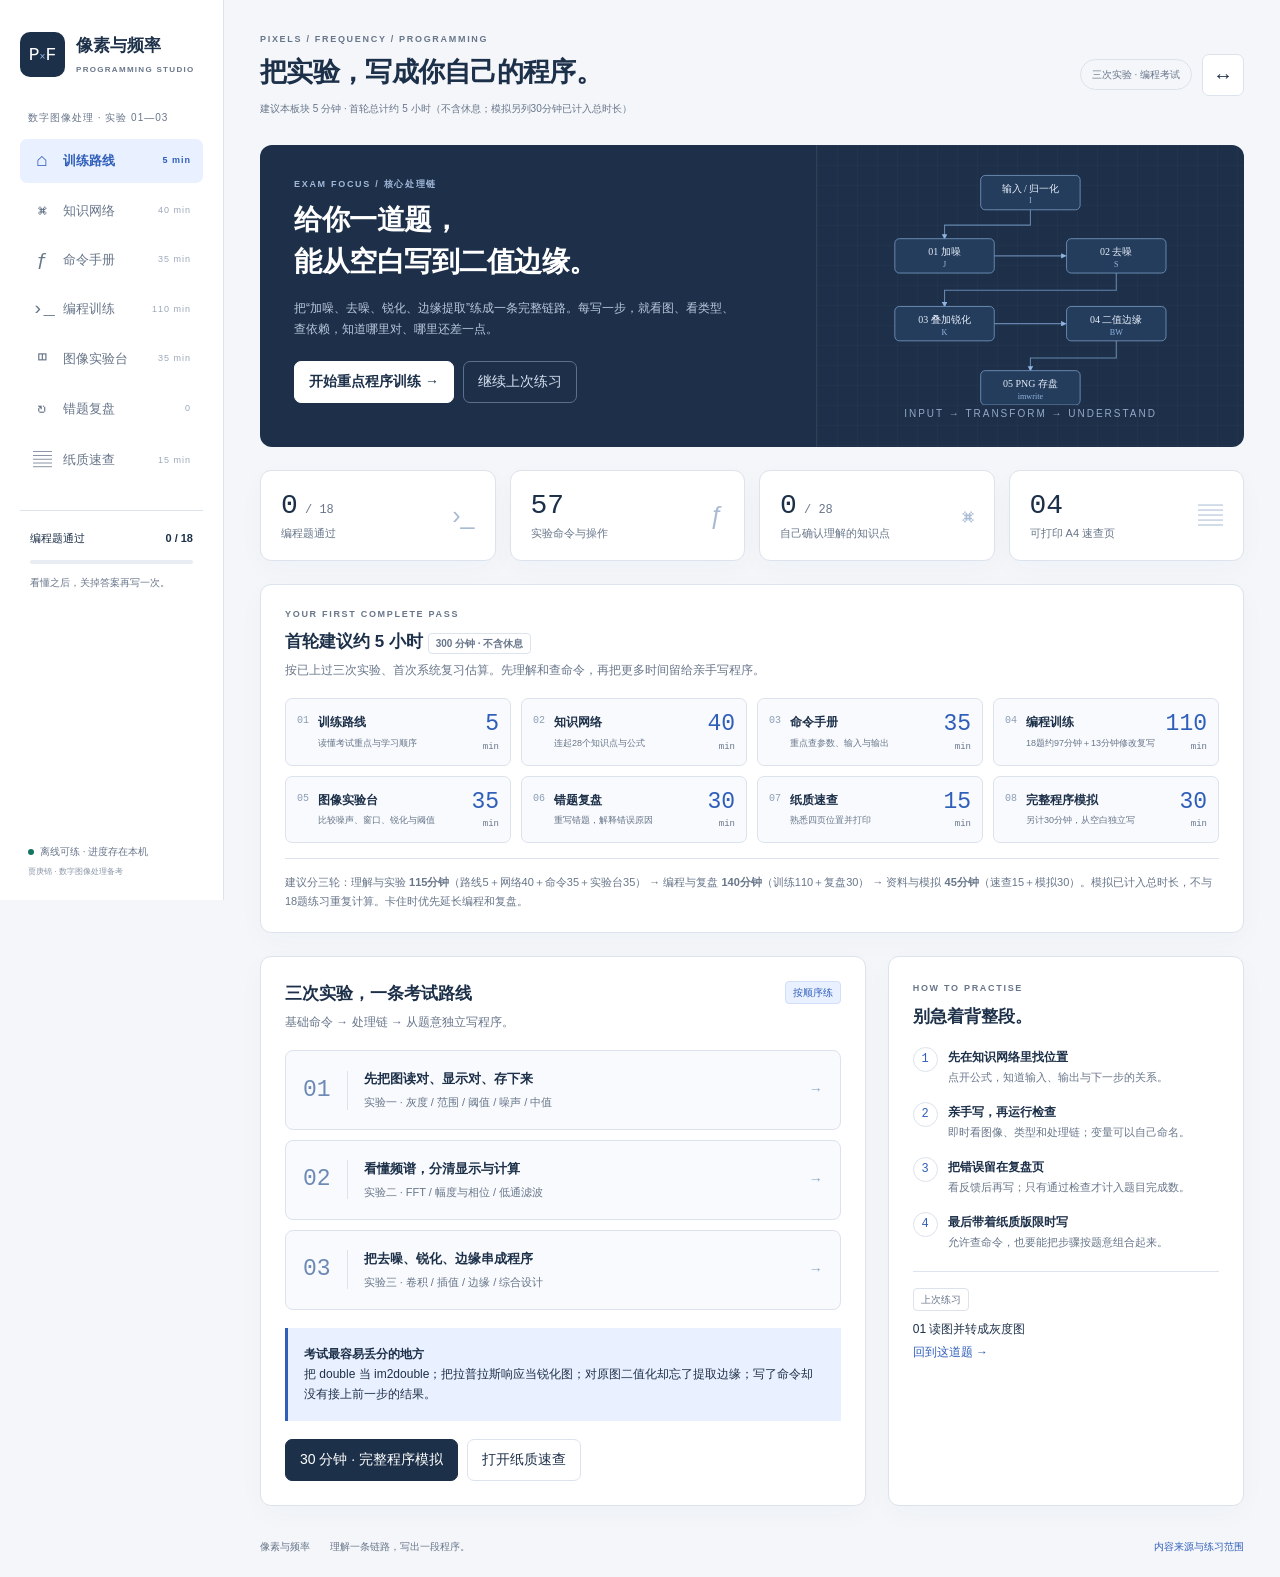
<file: public/index.html>
<!doctype html>
<html lang="zh-CN">
<head>
<meta charset="utf-8"><meta name="viewport" content="width=device-width,initial-scale=1">
<meta name="theme-color" content="#192b43"><meta name="description" content="数字图像处理三次实验编程备考：噪声、去噪、锐化、二值边缘，实际图像练习与可打印速查。">
<title>像素与频率 · 编程备考平台</title>
<link rel="stylesheet" href="styles.css">
</head>
<body>
<div class="shell">
 <aside class="sidebar">
  <a class="brand" href="#home"><span class="brand-icon">P<span>×</span>F</span><span>像素与频率<small>PROGRAMMING STUDIO</small></span></a>
  <div class="side-kicker">数字图像处理 · 实验 01—03</div>
  <nav aria-label="学习导航" id="nav">
   <a href="#home" data-view="home"><span>⌂</span>训练路线<em>5 min</em></a>
   <a href="#network" data-view="network"><span>⌘</span>知识网络<em>40 min</em></a>
   <a href="#commands" data-view="commands"><span>ƒ</span>命令手册<em>35 min</em></a>
   <a href="#practice" data-view="practice"><span>›_</span>编程训练<em>110 min</em></a>
   <a href="#lab" data-view="lab"><span>◫</span>图像实验台<em>35 min</em></a>
   <a href="#review" data-view="review"><span>↻</span>错题复盘<em id="mistake-count">0</em></a>
   <a href="#paper" data-view="paper"><span>▤</span>纸质速查<em>15 min</em></a>
  </nav>
  <div class="side-progress"><div><span>编程题通过</span><strong id="side-pass">0 / 18</strong></div><div class="progress-track"><i id="side-bar"></i></div><p>看懂之后，关掉答案再写一次。</p></div>
  <div class="sidebar-foot"><i class="status-dot"></i>离线可练 · 进度存在本机<small>贾庚锦 · 数字图像处理备考</small></div>
 </aside>
 <main>
  <header class="topbar"><div><div class="eyebrow">PIXELS / FREQUENCY / PROGRAMMING</div><h1 id="page-title">把实验，写成你自己的程序。</h1><div class="page-time" id="page-time"></div></div><div class="top-actions"><span class="session-badge">三次实验 · 编程考试</span><button class="icon-button" id="theme-density" title="切换专注宽屏" aria-label="切换专注宽屏">↔</button></div></header>
  <div id="loading" role="status">正在准备学习工作台…</div>
  <section id="home-view" class="view" hidden></section>
  <section id="network-view" class="view" hidden></section>
  <section id="commands-view" class="view" hidden></section>
  <section id="practice-view" class="view" hidden></section>
  <section id="lab-view" class="view" hidden></section>
  <section id="review-view" class="view" hidden></section>
  <section id="paper-view" class="view" hidden></section>
  <footer>像素与频率 <span>理解一条链路，写出一段程序。</span><button id="about-button" class="text-button">内容来源与练习范围</button></footer>
 </main>
</div>
<dialog id="info-dialog"><div class="dialog-head"><h2 id="dialog-title"></h2><button id="dialog-close" class="icon-button" aria-label="关闭">×</button></div><div id="dialog-content"></div></dialog>
<div id="toast" role="status" aria-live="polite"></div>
<script src="course.js"></script><script src="engine.js"></script><script src="practice.js"></script><script src="sample-data.js"></script><script src="app.js"></script>
</body></html>
</file>
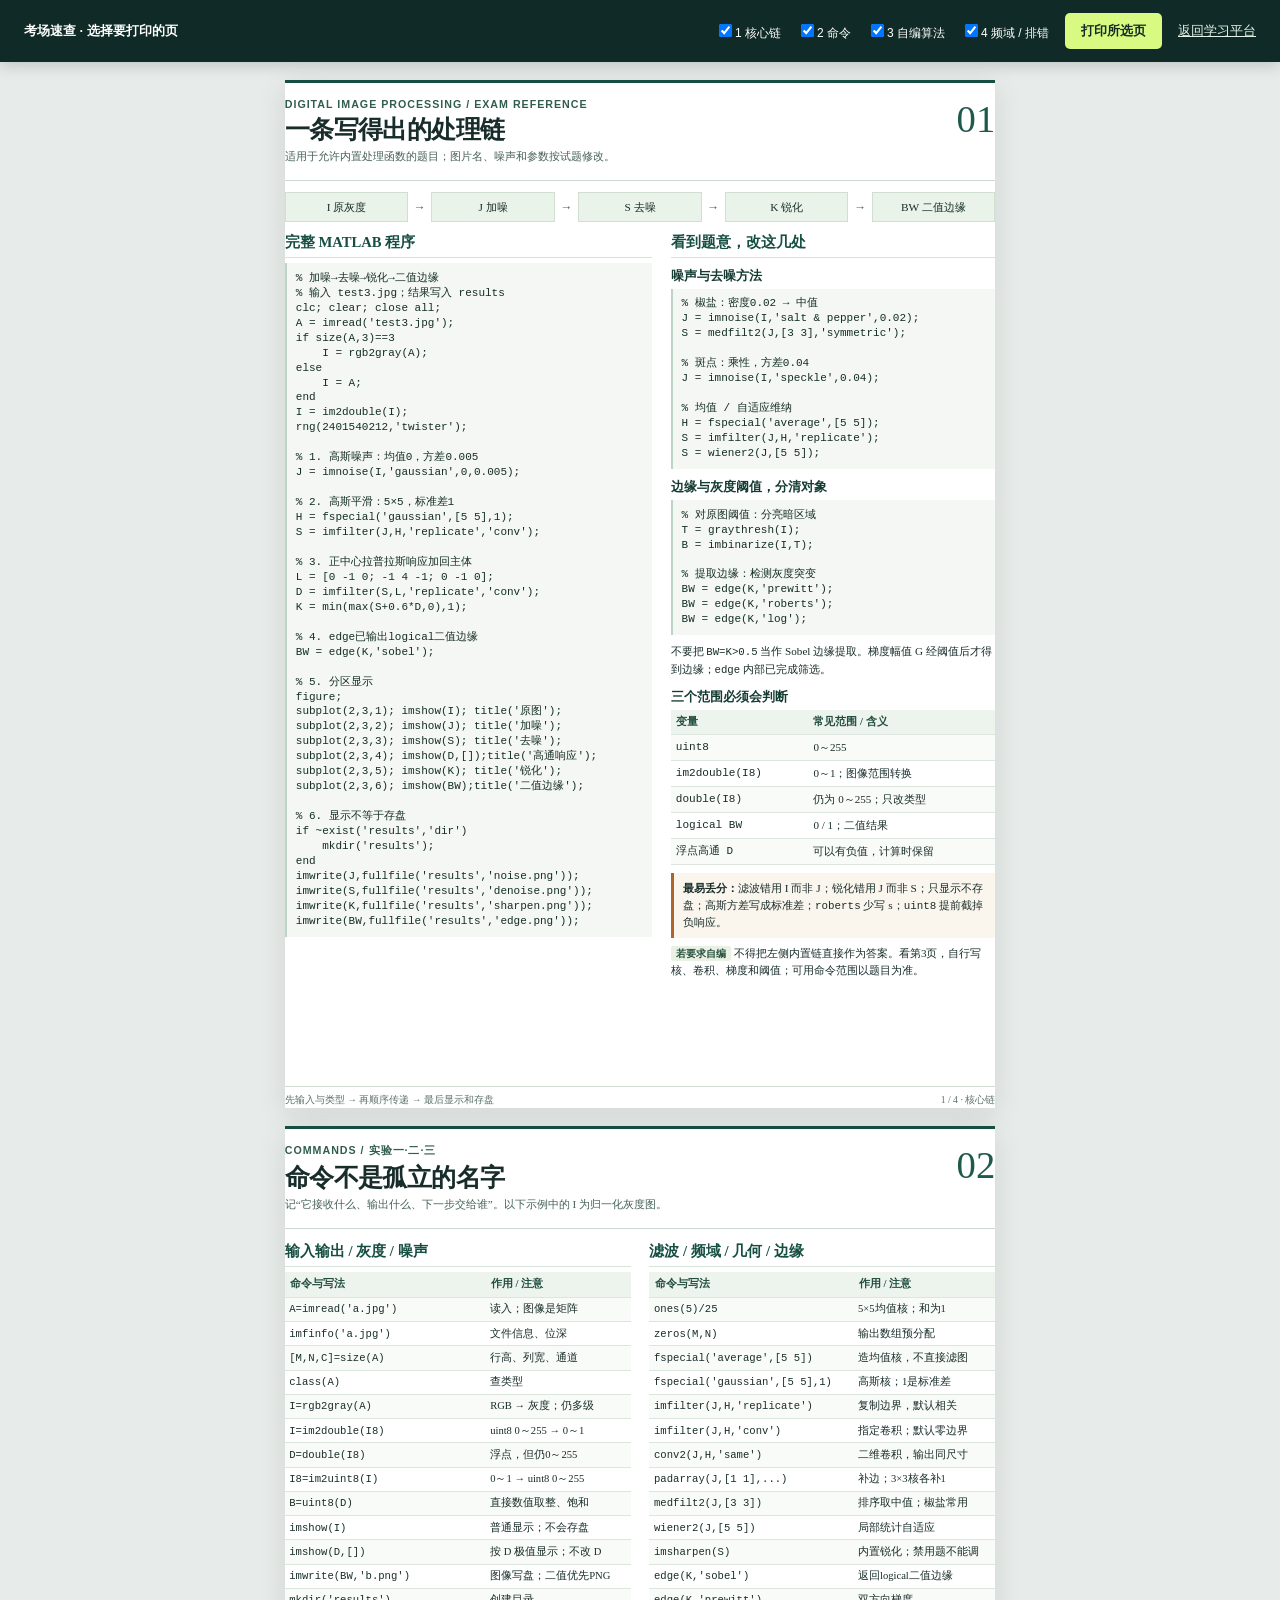
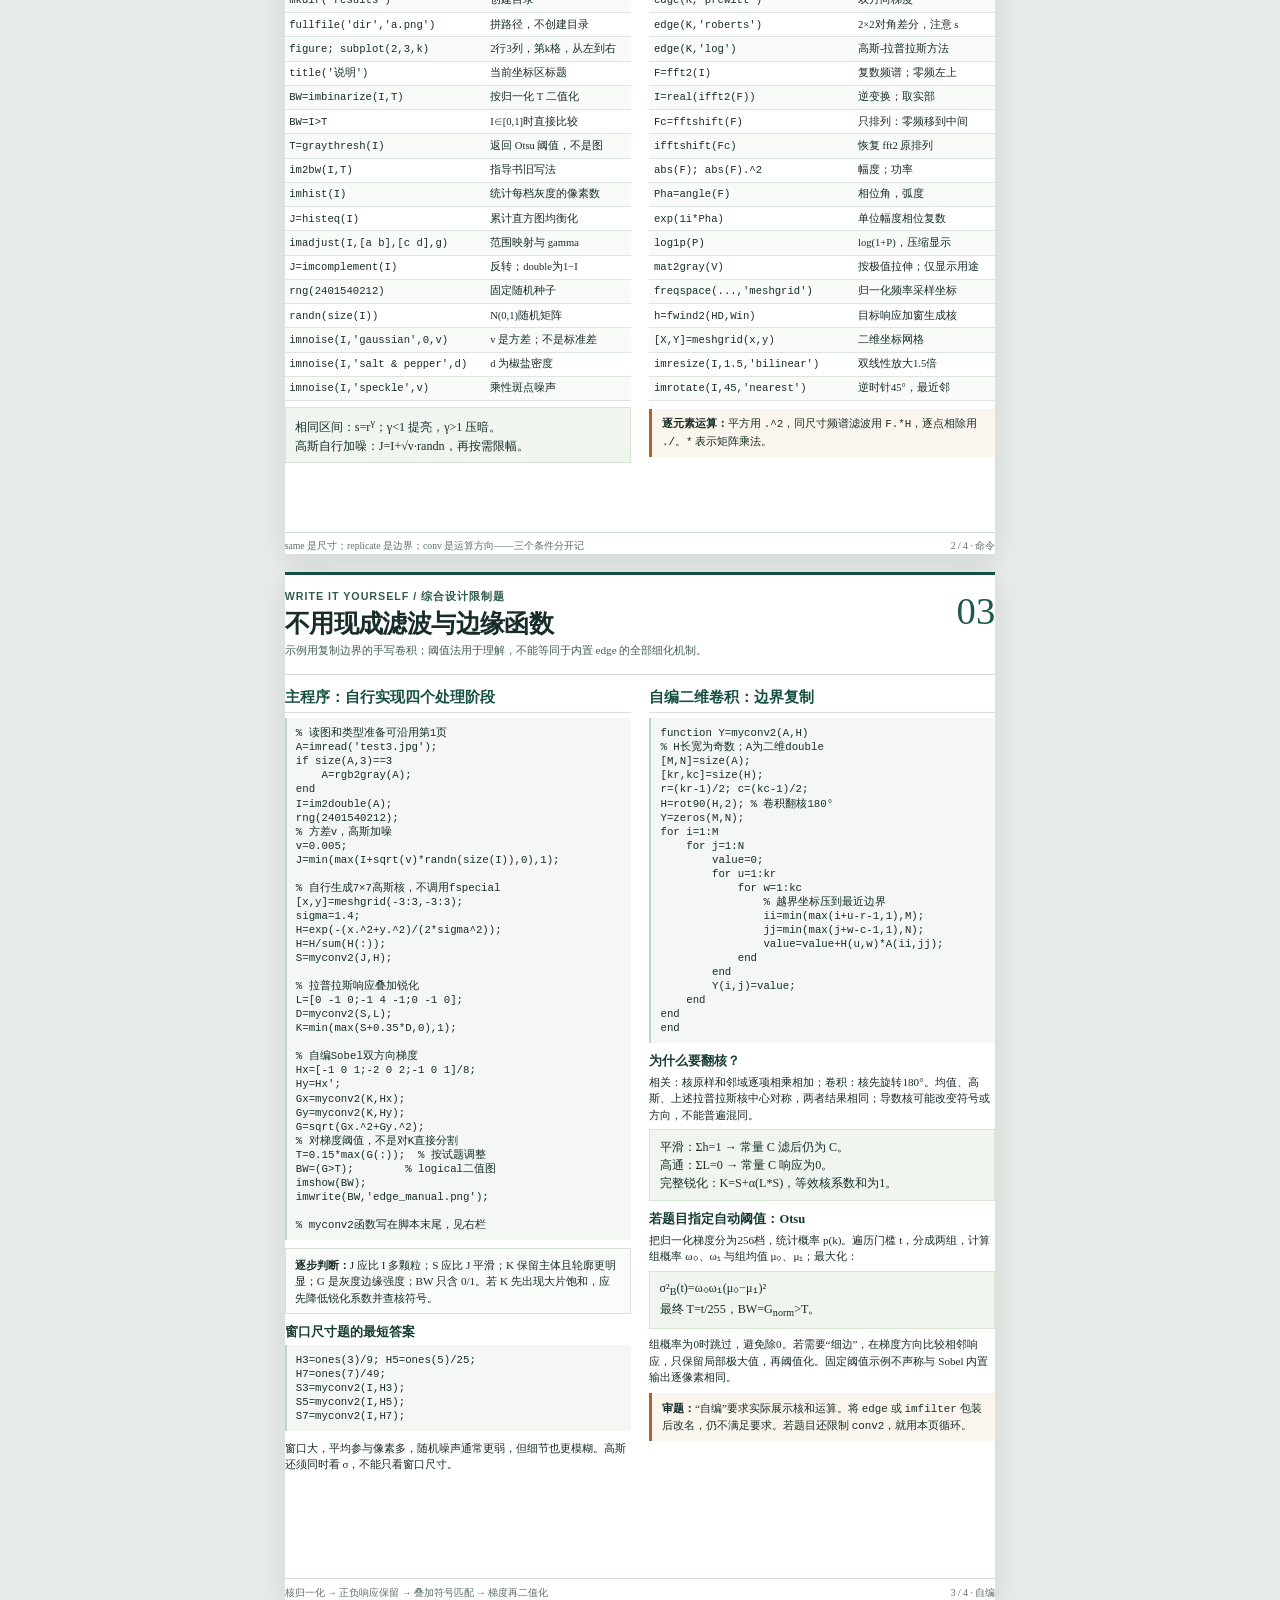
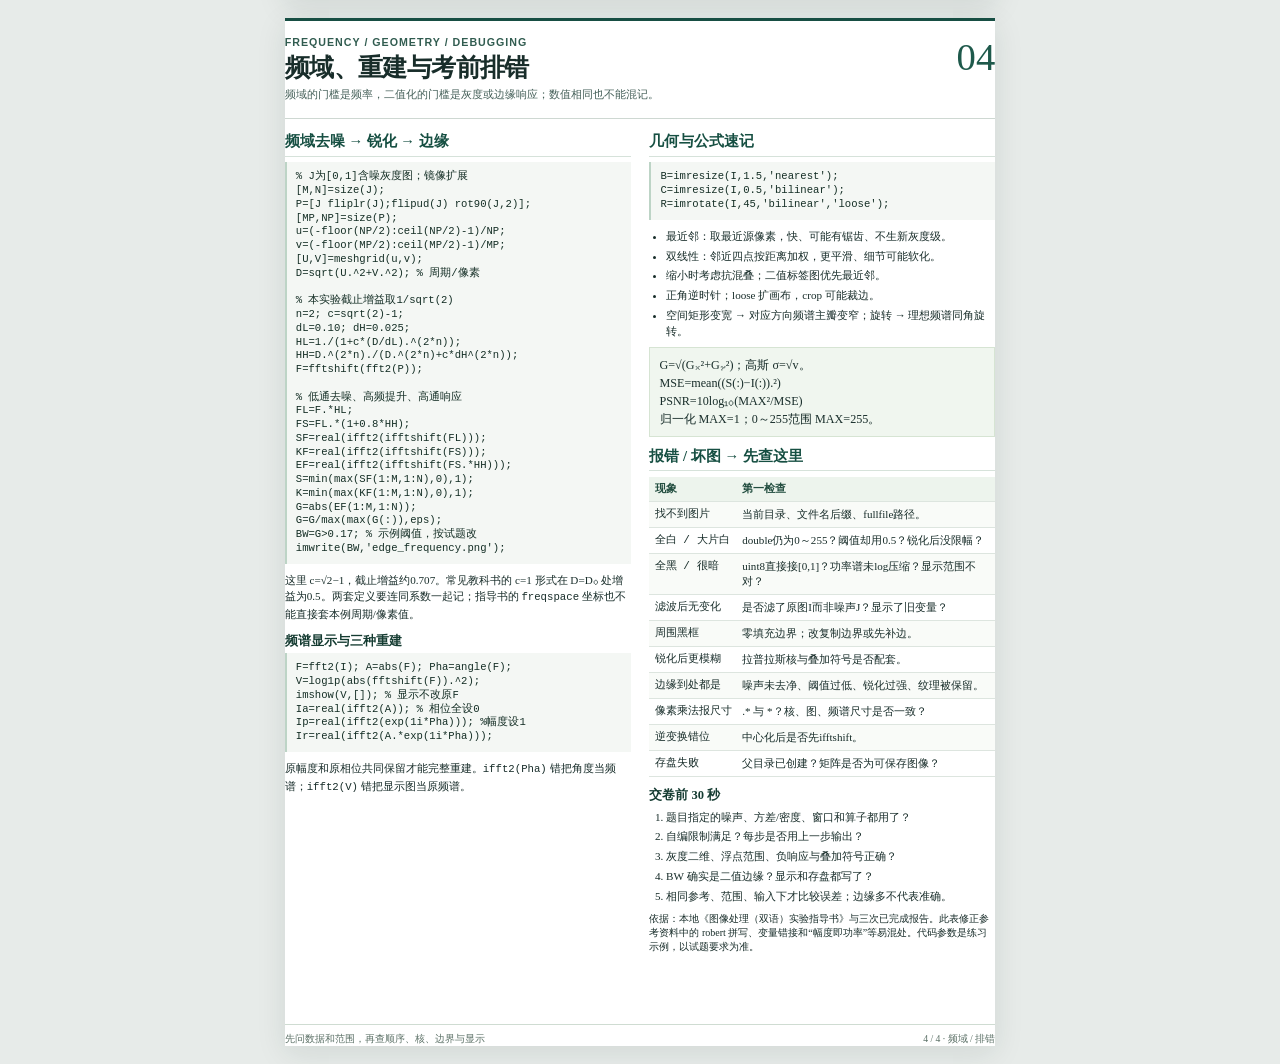
<file: public/print.html>
<!doctype html>
<html lang="zh-CN"><head><meta charset="utf-8"><meta name="viewport" content="width=device-width,initial-scale=1"><title>数字图像处理 · 考场纸质速查</title><meta name="description" content="三次数字图像处理实验的四页A4考场速查：重点程序、命令、手写算法和频域公式。"><link rel="stylesheet" href="print.css"></head><body>
<div class="print-controls"><strong>考场速查 · 选择要打印的页</strong><label><input type="checkbox" value="1" checked>1 核心链</label><label><input type="checkbox" value="2" checked>2 命令</label><label><input type="checkbox" value="3" checked>3 自编算法</label><label><input type="checkbox" value="4" checked>4 频域 / 排错</label><button id="print-button">打印所选页</button><a href="index.html">返回学习平台</a></div>

<article class="sheet page1" data-page="1"><header class="sheet-header"><div><div class="kicker">DIGITAL IMAGE PROCESSING / EXAM REFERENCE</div><h1>一条写得出的处理链</h1><p>适用于允许内置处理函数的题目；图片名、噪声和参数按试题修改。</p></div><span class="page-no">01</span></header><div class="sheet-content">
<div class="flow"><span>I 原灰度</span><b>→</b><span>J 加噪</span><b>→</b><span>S 去噪</span><b>→</b><span>K 锐化</span><b>→</b><span>BW 二值边缘</span></div>
<div class="grid wide-left"><section><h2>完整 MATLAB 程序</h2><pre>% 加噪→去噪→锐化→二值边缘
% 输入 test3.jpg；结果写入 results
clc; clear; close all;
A = imread('test3.jpg');
if size(A,3)==3
    I = rgb2gray(A);
else
    I = A;
end
I = im2double(I);
rng(2401540212,'twister');

% 1. 高斯噪声：均值0，方差0.005
J = imnoise(I,'gaussian',0,0.005);

% 2. 高斯平滑：5×5，标准差1
H = fspecial('gaussian',[5 5],1);
S = imfilter(J,H,'replicate','conv');

% 3. 正中心拉普拉斯响应加回主体
L = [0 -1 0; -1 4 -1; 0 -1 0];
D = imfilter(S,L,'replicate','conv');
K = min(max(S+0.6*D,0),1);

% 4. edge已输出logical二值边缘
BW = edge(K,'sobel');

% 5. 分区显示
figure;
subplot(2,3,1); imshow(I); title('原图');
subplot(2,3,2); imshow(J); title('加噪');
subplot(2,3,3); imshow(S); title('去噪');
subplot(2,3,4); imshow(D,[]);title('高通响应');
subplot(2,3,5); imshow(K); title('锐化');
subplot(2,3,6); imshow(BW);title('二值边缘');

% 6. 显示不等于存盘
if ~exist('results','dir')
    mkdir('results');
end
imwrite(J,fullfile('results','noise.png'));
imwrite(S,fullfile('results','denoise.png'));
imwrite(K,fullfile('results','sharpen.png'));
imwrite(BW,fullfile('results','edge.png'));</pre></section>
<section><h2>看到题意，改这几处</h2><div class="block"><h3>噪声与去噪方法</h3><pre>% 椒盐：密度0.02 → 中值
J = imnoise(I,'salt &amp; pepper',0.02);
S = medfilt2(J,[3 3],'symmetric');

% 斑点：乘性，方差0.04
J = imnoise(I,'speckle',0.04);

% 均值 / 自适应维纳
H = fspecial('average',[5 5]);
S = imfilter(J,H,'replicate');
S = wiener2(J,[5 5]);</pre></div>
<div class="block"><h3>边缘与灰度阈值，分清对象</h3><pre>% 对原图阈值：分亮暗区域
T = graythresh(I);
B = imbinarize(I,T);

% 提取边缘：检测灰度突变
BW = edge(K,'prewitt');
BW = edge(K,'roberts');
BW = edge(K,'log');</pre><p class="small">不要把 <code>BW=K&gt;0.5</code> 当作 Sobel 边缘提取。梯度幅值 G 经阈值后才得到边缘；<code>edge</code> 内部已完成筛选。</p></div>
<div class="block"><h3>三个范围必须会判断</h3><table><tr><th>变量</th><th>常见范围 / 含义</th></tr><tr><td>uint8</td><td>0～255</td></tr><tr><td>im2double(I8)</td><td>0～1；图像范围转换</td></tr><tr><td>double(I8)</td><td>仍为 0～255；只改类型</td></tr><tr><td>logical BW</td><td>0 / 1；二值结果</td></tr><tr><td>浮点高通 D</td><td>可以有负值，计算时保留</td></tr></table></div>
<div class="alert"><strong>最易丢分：</strong>滤波错用 I 而非 J；锐化错用 J 而非 S；只显示不存盘；高斯方差写成标准差；<code>roberts</code> 少写 s；<code>uint8</code> 提前截掉负响应。</div>
<p class="small"><span class="tag">若要求自编</span> 不得把左侧内置链直接作为答案。看第3页，自行写核、卷积、梯度和阈值；可用命令范围以题目为准。</p></section></div></div><footer class="sheet-footer"><span>先输入与类型 → 再顺序传递 → 最后显示和存盘</span><span>1 / 4 · 核心链</span></footer></article>

<article class="sheet page2" data-page="2"><header class="sheet-header"><div><div class="kicker">COMMANDS / 实验一·二·三</div><h1>命令不是孤立的名字</h1><p>记“它接收什么、输出什么、下一步交给谁”。以下示例中的 I 为归一化灰度图。</p></div><span class="page-no">02</span></header><div class="sheet-content grid"><section><h2>输入输出 / 灰度 / 噪声</h2><table><tr><th>命令与写法</th><th>作用 / 注意</th></tr><tr><td>A=imread('a.jpg')</td><td>读入；图像是矩阵</td></tr><tr><td>imfinfo('a.jpg')</td><td>文件信息、位深</td></tr><tr><td>[M,N,C]=size(A)</td><td>行高、列宽、通道</td></tr><tr><td>class(A)</td><td>查类型</td></tr><tr><td>I=rgb2gray(A)</td><td>RGB → 灰度；仍多级</td></tr><tr><td>I=im2double(I8)</td><td>uint8 0～255 → 0～1</td></tr><tr><td>D=double(I8)</td><td>浮点，但仍0～255</td></tr><tr><td>I8=im2uint8(I)</td><td>0～1 → uint8 0～255</td></tr><tr><td>B=uint8(D)</td><td>直接数值取整、饱和</td></tr><tr><td>imshow(I)</td><td>普通显示；不会存盘</td></tr><tr><td>imshow(D,[])</td><td>按 D 极值显示；不改 D</td></tr><tr><td>imwrite(BW,'b.png')</td><td>图像写盘；二值优先PNG</td></tr><tr><td>mkdir('results')</td><td>创建目录</td></tr><tr><td>fullfile('dir','a.png')</td><td>拼路径，不创建目录</td></tr><tr><td>figure; subplot(2,3,k)</td><td>2行3列，第k格，从左到右</td></tr><tr><td>title('说明')</td><td>当前坐标区标题</td></tr><tr><td>BW=imbinarize(I,T)</td><td>按归一化 T 二值化</td></tr><tr><td>BW=I&gt;T</td><td>I∈[0,1]时直接比较</td></tr><tr><td>T=graythresh(I)</td><td>返回 Otsu 阈值，不是图</td></tr><tr><td>im2bw(I,T)</td><td>指导书旧写法</td></tr><tr><td>imhist(I)</td><td>统计每档灰度的像素数</td></tr><tr><td>J=histeq(I)</td><td>累计直方图均衡化</td></tr><tr><td>imadjust(I,[a b],[c d],g)</td><td>范围映射与 gamma</td></tr><tr><td>J=imcomplement(I)</td><td>反转；double为1−I</td></tr><tr><td>rng(2401540212)</td><td>固定随机种子</td></tr><tr><td>randn(size(I))</td><td>N(0,1)随机矩阵</td></tr><tr><td>imnoise(I,'gaussian',0,v)</td><td>v 是方差；不是标准差</td></tr><tr><td>imnoise(I,'salt &amp; pepper',d)</td><td>d 为椒盐密度</td></tr><tr><td>imnoise(I,'speckle',v)</td><td>乘性斑点噪声</td></tr></table><div class="formula">相同区间：s=r<sup>γ</sup>；γ&lt;1 提亮，γ&gt;1 压暗。<br>高斯自行加噪：J=I+√v·randn，再按需限幅。</div></section>
<section><h2>滤波 / 频域 / 几何 / 边缘</h2><table><tr><th>命令与写法</th><th>作用 / 注意</th></tr><tr><td>ones(5)/25</td><td>5×5均值核；和为1</td></tr><tr><td>zeros(M,N)</td><td>输出数组预分配</td></tr><tr><td>fspecial('average',[5 5])</td><td>造均值核，不直接滤图</td></tr><tr><td>fspecial('gaussian',[5 5],1)</td><td>高斯核；1是标准差</td></tr><tr><td>imfilter(J,H,'replicate')</td><td>复制边界，默认相关</td></tr><tr><td>imfilter(J,H,'conv')</td><td>指定卷积；默认零边界</td></tr><tr><td>conv2(J,H,'same')</td><td>二维卷积，输出同尺寸</td></tr><tr><td>padarray(J,[1 1],...)</td><td>补边；3×3核各补1</td></tr><tr><td>medfilt2(J,[3 3])</td><td>排序取中值；椒盐常用</td></tr><tr><td>wiener2(J,[5 5])</td><td>局部统计自适应</td></tr><tr><td>imsharpen(S)</td><td>内置锐化；禁用题不能调</td></tr><tr><td>edge(K,'sobel')</td><td>返回logical二值边缘</td></tr><tr><td>edge(K,'prewitt')</td><td>双方向梯度</td></tr><tr><td>edge(K,'roberts')</td><td>2×2对角差分，注意 s</td></tr><tr><td>edge(K,'log')</td><td>高斯-拉普拉斯方法</td></tr><tr><td>F=fft2(I)</td><td>复数频谱；零频左上</td></tr><tr><td>I=real(ifft2(F))</td><td>逆变换；取实部</td></tr><tr><td>Fc=fftshift(F)</td><td>只排列：零频移到中间</td></tr><tr><td>ifftshift(Fc)</td><td>恢复 fft2 原排列</td></tr><tr><td>abs(F); abs(F).^2</td><td>幅度；功率</td></tr><tr><td>Pha=angle(F)</td><td>相位角，弧度</td></tr><tr><td>exp(1i*Pha)</td><td>单位幅度相位复数</td></tr><tr><td>log1p(P)</td><td>log(1+P)，压缩显示</td></tr><tr><td>mat2gray(V)</td><td>按极值拉伸；仅显示用途</td></tr><tr><td>freqspace(...,'meshgrid')</td><td>归一化频率采样坐标</td></tr><tr><td>h=fwind2(HD,Win)</td><td>目标响应加窗生成核</td></tr><tr><td>[X,Y]=meshgrid(x,y)</td><td>二维坐标网格</td></tr><tr><td>imresize(I,1.5,'bilinear')</td><td>双线性放大1.5倍</td></tr><tr><td>imrotate(I,45,'nearest')</td><td>逆时针45°，最近邻</td></tr></table><div class="alert"><strong>逐元素运算：</strong>平方用 <code>.^2</code>，同尺寸频谱滤波用 <code>F.*H</code>，逐点相除用 <code>./</code>。<code>*</code> 表示矩阵乘法。</div></section></div><footer class="sheet-footer"><span>same 是尺寸；replicate 是边界；conv 是运算方向——三个条件分开记</span><span>2 / 4 · 命令</span></footer></article>

<article class="sheet page3" data-page="3"><header class="sheet-header"><div><div class="kicker">WRITE IT YOURSELF / 综合设计限制题</div><h1>不用现成滤波与边缘函数</h1><p>示例用复制边界的手写卷积；阈值法用于理解，不能等同于内置 edge 的全部细化机制。</p></div><span class="page-no">03</span></header><div class="sheet-content grid"><section><h2>主程序：自行实现四个处理阶段</h2><pre>% 读图和类型准备可沿用第1页
A=imread('test3.jpg');
if size(A,3)==3
    A=rgb2gray(A);
end
I=im2double(A);
rng(2401540212);
% 方差v，高斯加噪
v=0.005;
J=min(max(I+sqrt(v)*randn(size(I)),0),1);

% 自行生成7×7高斯核，不调用fspecial
[x,y]=meshgrid(-3:3,-3:3);
sigma=1.4;
H=exp(-(x.^2+y.^2)/(2*sigma^2));
H=H/sum(H(:));
S=myconv2(J,H);

% 拉普拉斯响应叠加锐化
L=[0 -1 0;-1 4 -1;0 -1 0];
D=myconv2(S,L);
K=min(max(S+0.35*D,0),1);

% 自编Sobel双方向梯度
Hx=[-1 0 1;-2 0 2;-1 0 1]/8;
Hy=Hx';
Gx=myconv2(K,Hx);
Gy=myconv2(K,Hy);
G=sqrt(Gx.^2+Gy.^2);
% 对梯度阈值，不是对K直接分割
T=0.15*max(G(:));  % 按试题调整
BW=(G&gt;T);        % logical二值图
imshow(BW);
imwrite(BW,'edge_manual.png');

% myconv2函数写在脚本末尾，见右栏</pre>
<div class="note small"><strong>逐步判断：</strong>J 应比 I 多颗粒；S 应比 J 平滑；K 保留主体且轮廓更明显；G 是灰度边缘强度；BW 只含 0/1。若 K 先出现大片饱和，应先降低锐化系数并查核符号。</div>
<h3>窗口尺寸题的最短答案</h3><pre>H3=ones(3)/9; H5=ones(5)/25;
H7=ones(7)/49;
S3=myconv2(I,H3);
S5=myconv2(I,H5);
S7=myconv2(I,H7);</pre><p class="small">窗口大，平均参与像素多，随机噪声通常更弱，但细节也更模糊。高斯还须同时看 σ，不能只看窗口尺寸。</p></section>
<section><h2>自编二维卷积：边界复制</h2><pre>function Y=myconv2(A,H)
% H长宽为奇数；A为二维double
[M,N]=size(A);
[kr,kc]=size(H);
r=(kr-1)/2; c=(kc-1)/2;
H=rot90(H,2); % 卷积翻核180°
Y=zeros(M,N);
for i=1:M
    for j=1:N
        value=0;
        for u=1:kr
            for w=1:kc
                % 越界坐标压到最近边界
                ii=min(max(i+u-r-1,1),M);
                jj=min(max(j+w-c-1,1),N);
                value=value+H(u,w)*A(ii,jj);
            end
        end
        Y(i,j)=value;
    end
end
end</pre>
<h3>为什么要翻核？</h3><p class="small">相关：核原样和邻域逐项相乘相加；卷积：核先旋转180°。均值、高斯、上述拉普拉斯核中心对称，两者结果相同；导数核可能改变符号或方向，不能普遍混同。</p>
<div class="formula">平滑：Σh=1 → 常量 C 滤后仍为 C。<br>高通：ΣL=0 → 常量 C 响应为0。<br>完整锐化：K=S+α(L*S)，等效核系数和为1。</div>
<h3>若题目指定自动阈值：Otsu</h3><p class="small">把归一化梯度分为256档，统计概率 p(k)。遍历门槛 t，分成两组，计算组概率 ω₀、ω₁ 与组均值 μ₀、μ₁；最大化：</p><div class="formula">σ²<sub>B</sub>(t)=ω₀ω₁(μ₀−μ₁)²<br>最终 T=t/255，BW=G<sub>norm</sub>&gt;T。</div><p class="small">组概率为0时跳过，避免除0。若需要“细边”，在梯度方向比较相邻响应，只保留局部极大值，再阈值化。固定阈值示例不声称与 Sobel 内置输出逐像素相同。</p>
<div class="alert"><strong>审题：</strong>“自编”要求实际展示核和运算。将 <code>edge</code> 或 <code>imfilter</code> 包装后改名，仍不满足要求。若题目还限制 <code>conv2</code>，就用本页循环。</div></section></div><footer class="sheet-footer"><span>核归一化 → 正负响应保留 → 叠加符号匹配 → 梯度再二值化</span><span>3 / 4 · 自编</span></footer></article>

<article class="sheet page4" data-page="4"><header class="sheet-header"><div><div class="kicker">FREQUENCY / GEOMETRY / DEBUGGING</div><h1>频域、重建与考前排错</h1><p>频域的门槛是频率，二值化的门槛是灰度或边缘响应；数值相同也不能混记。</p></div><span class="page-no">04</span></header><div class="sheet-content grid"><section><h2>频域去噪 → 锐化 → 边缘</h2><pre>% J为[0,1]含噪灰度图；镜像扩展
[M,N]=size(J);
P=[J fliplr(J);flipud(J) rot90(J,2)];
[MP,NP]=size(P);
u=(-floor(NP/2):ceil(NP/2)-1)/NP;
v=(-floor(MP/2):ceil(MP/2)-1)/MP;
[U,V]=meshgrid(u,v);
D=sqrt(U.^2+V.^2); % 周期/像素

% 本实验截止增益取1/sqrt(2)
n=2; c=sqrt(2)-1;
dL=0.10; dH=0.025;
HL=1./(1+c*(D/dL).^(2*n));
HH=D.^(2*n)./(D.^(2*n)+c*dH^(2*n));
F=fftshift(fft2(P));

% 低通去噪、高频提升、高通响应
FL=F.*HL;
FS=FL.*(1+0.8*HH);
SF=real(ifft2(ifftshift(FL)));
KF=real(ifft2(ifftshift(FS)));
EF=real(ifft2(ifftshift(FS.*HH)));
S=min(max(SF(1:M,1:N),0),1);
K=min(max(KF(1:M,1:N),0),1);
G=abs(EF(1:M,1:N));
G=G/max(max(G(:)),eps);
BW=G&gt;0.17; % 示例阈值，按试题改
imwrite(BW,'edge_frequency.png');</pre>
<p class="small">这里 c=√2−1，截止增益约0.707。常见教科书的 c=1 形式在 D=D₀ 处增益为0.5。两套定义要连同系数一起记；指导书的 <code>freqspace</code> 坐标也不能直接套本例周期/像素值。</p>
<h3>频谱显示与三种重建</h3><pre>F=fft2(I); A=abs(F); Pha=angle(F);
V=log1p(abs(fftshift(F)).^2);
imshow(V,[]); % 显示不改原F
Ia=real(ifft2(A)); % 相位全设0
Ip=real(ifft2(exp(1i*Pha))); %幅度设1
Ir=real(ifft2(A.*exp(1i*Pha)));</pre><p class="small">原幅度和原相位共同保留才能完整重建。<code>ifft2(Pha)</code> 错把角度当频谱；<code>ifft2(V)</code> 错把显示图当原频谱。</p></section>
<section><h2>几何与公式速记</h2><pre>B=imresize(I,1.5,'nearest');
C=imresize(I,0.5,'bilinear');
R=imrotate(I,45,'bilinear','loose');</pre><ul class="small"><li>最近邻：取最近源像素，快、可能有锯齿、不生新灰度级。</li><li>双线性：邻近四点按距离加权，更平滑、细节可能软化。</li><li>缩小时考虑抗混叠；二值标签图优先最近邻。</li><li>正角逆时针；loose 扩画布，crop 可能裁边。</li><li>空间矩形变宽 → 对应方向频谱主瓣变窄；旋转 → 理想频谱同角旋转。</li></ul>
<div class="formula">G=√(Gₓ²+Gᵧ²)；高斯 σ=√v。<br>MSE=mean((S(:)−I(:)).²)<br>PSNR=10log₁₀(MAX²/MSE)<br>归一化 MAX=1；0～255范围 MAX=255。</div>
<h2>报错 / 坏图 → 先查这里</h2><table><tr><th>现象</th><th>第一检查</th></tr><tr><td>找不到图片</td><td>当前目录、文件名后缀、fullfile路径。</td></tr><tr><td>全白 / 大片白</td><td>double仍为0～255？阈值却用0.5？锐化后没限幅？</td></tr><tr><td>全黑 / 很暗</td><td>uint8直接接[0,1]？功率谱未log压缩？显示范围不对？</td></tr><tr><td>滤波后无变化</td><td>是否滤了原图I而非噪声J？显示了旧变量？</td></tr><tr><td>周围黑框</td><td>零填充边界；改复制边界或先补边。</td></tr><tr><td>锐化后更模糊</td><td>拉普拉斯核与叠加符号是否配套。</td></tr><tr><td>边缘到处都是</td><td>噪声未去净、阈值过低、锐化过强、纹理被保留。</td></tr><tr><td>像素乘法报尺寸</td><td>.* 与 *？核、图、频谱尺寸是否一致？</td></tr><tr><td>逆变换错位</td><td>中心化后是否先ifftshift。</td></tr><tr><td>存盘失败</td><td>父目录已创建？矩阵是否为可保存图像？</td></tr></table>
<h3>交卷前 30 秒</h3><ol class="small"><li>题目指定的噪声、方差/密度、窗口和算子都用了？</li><li>自编限制满足？每步是否用上一步输出？</li><li>灰度二维、浮点范围、负响应与叠加符号正确？</li><li>BW 确实是二值边缘？显示和存盘都写了？</li><li>相同参考、范围、输入下才比较误差；边缘多不代表准确。</li></ol>
<p class="micro">依据：本地《图像处理（双语）实验指导书》与三次已完成报告。此表修正参考资料中的 robert 拼写、变量错接和“幅度即功率”等易混处。代码参数是练习示例，以试题要求为准。</p></section></div><footer class="sheet-footer"><span>先问数据和范围，再查顺序、核、边界与显示</span><span>4 / 4 · 频域 / 排错</span></footer></article>
<script>
(() => {
 const controls=[...document.querySelectorAll('.print-controls input')];
 const params=new URLSearchParams(location.search);
 const initial=params.get('pages')||(params.get('scope')==='core'?'1':'1,2,3,4');
 const selected=new Set(initial.split(','));
 controls.forEach(x=>{x.checked=selected.has(x.value);x.addEventListener('change',update);});
 function update(){controls.forEach(x=>{const sheet=document.querySelector('[data-page="'+x.value+'"]');sheet.classList.toggle('excluded',!x.checked);sheet.classList.remove('last-selected');});const chosen=controls.filter(x=>x.checked);if(chosen.length)document.querySelector('[data-page="'+chosen[chosen.length-1].value+'"]').classList.add('last-selected');document.getElementById('print-button').disabled=!chosen.length;}
 update();document.getElementById('print-button').onclick=()=>window.print();
})();
</script></body></html>
</file>
<file: public/styles.css>
:root{--ink:#1d3049;--muted:#68768a;--paper:#f4f6fa;--card:#fff;--line:#dce3ec;--blue:#305fba;--blue-soft:#e9f0ff;--green:#177462;--green-soft:#e9f5ef;--purple:#7659a2;--purple-soft:#f1ecf8;--orange:#aa681d;--red:#ad453e;--shadow:0 8px 28px #25385607;--mono:Consolas,'Cascadia Code','Courier New',monospace}*{box-sizing:border-box}body{margin:0;color:var(--ink);background:var(--paper);font:14px/1.7 'Segoe UI','Microsoft YaHei',sans-serif}button,input,select,textarea{font:inherit}button,a,input,select,textarea{ -webkit-tap-highlight-color:transparent}button,a{touch-action:manipulation}button{cursor:pointer}button:disabled{cursor:not-allowed;opacity:.5}button:focus-visible,a:focus-visible,input:focus-visible,textarea:focus-visible,select:focus-visible{outline:3px solid #80a6e6;outline-offset:3px}a{color:var(--blue);text-decoration:none}button{border:1px solid var(--line);color:var(--ink);background:white;padding:8px 14px;border-radius:7px}button:hover{border-color:#a5b6cc;background:#f6f8fc}h1,h2,h3,h4,p{margin:0}h1{font-size:27px;letter-spacing:-.7px;line-height:1.4;font-weight:650}h2{font-size:21px;line-height:1.5;font-weight:650}h3{font-size:17px;line-height:1.5}h4{font-size:14px}p+p{margin-top:10px}.shell{display:grid;grid-template-columns:224px minmax(0,1fr);min-height:100vh}.sidebar{position:sticky;top:0;height:100vh;padding:32px 20px 22px;display:flex;flex-direction:column;background:#fff;border-right:1px solid var(--line);z-index:20}.brand{display:flex;gap:11px;align-items:center;color:var(--ink);font-weight:700;font-size:17px}.brand small{display:block;font-size:8px;letter-spacing:1.3px;color:var(--muted);margin-top:2px}.brand-icon{background:var(--ink);color:white;display:grid;place-items:center;height:45px;width:45px;border-radius:10px;font:18px var(--mono);flex-shrink:0}.brand-icon span{font-size:10px;color:#9ab9e9;display:contents}.side-kicker{font-size:10px;color:var(--muted);margin:32px 8px 13px;letter-spacing:1px}nav{display:flex;flex-direction:column;gap:5px}nav a{display:flex;align-items:center;gap:11px;padding:11px 12px;color:var(--muted);border-radius:7px;font-size:13px}nav a>span{width:20px;text-align:center;font:19px var(--mono)}nav a em{font-size:9px;letter-spacing:1px;font-style:normal;margin-left:auto;color:#9ba8ba}nav a:hover{background:#f7f9fc}nav a.active{background:var(--blue-soft);color:var(--blue);font-weight:650}nav a.active em{color:var(--blue)}.side-progress{padding:18px 10px;margin-top:26px;border-top:1px solid var(--line)}.side-progress>div:first-child{display:flex;justify-content:space-between;font-size:11px}.side-progress p{font-size:10px;color:var(--muted);margin-top:10px}.progress-track{height:4px;background:#e8edf3;border-radius:4px;margin-top:12px;overflow:hidden}.progress-track i{height:100%;display:block;background:var(--blue);width:0;transition:width .3s}.sidebar-foot{margin-top:auto;font-size:10px;color:var(--muted);padding:16px 8px 0}.sidebar-foot small{display:block;margin-top:4px;color:#8b97a7}.status-dot{width:6px;height:6px;display:inline-block;background:var(--green);border-radius:50%;margin-right:6px}main{padding:32px 36px 0;min-width:0;max-width:1700px;width:100%;margin:0 auto}.topbar{display:flex;justify-content:space-between;gap:20px;align-items:center;margin-bottom:28px}.eyebrow{font-size:9px;letter-spacing:1.7px;color:var(--muted);font-weight:650;margin-bottom:7px}.top-actions{display:flex;gap:10px;align-items:center}.session-badge{font-size:10px;border:1px solid var(--line);padding:6px 11px;border-radius:20px;color:var(--muted);white-space:nowrap}.icon-button{padding:3px 10px;font-size:20px}.view{animation:appear .2s ease}.view[hidden]{display:none!important}@keyframes appear{from{opacity:.3;transform:translateY(4px)}to{opacity:1;transform:none}}.panel{background:var(--card);border:1px solid var(--line);border-radius:11px;box-shadow:var(--shadow)}.panel-pad{padding:24px}.section-head{display:flex;align-items:flex-start;justify-content:space-between;gap:18px;margin-bottom:18px}.section-head p,.subtitle{color:var(--muted);font-size:12px;margin-top:5px}.primary{background:var(--blue);border-color:var(--blue);color:#fff;font-weight:600}.primary:hover{background:#254e9c;color:white;border-color:#254e9c}.secondary{background:var(--ink);border-color:var(--ink);color:white}.secondary:hover{background:#304762;color:white}.small{font-size:11px;padding:6px 10px}.text-button{border:0;background:none;padding:2px 0;color:var(--blue);font-size:12px}.text-button:hover{background:none;text-decoration:underline}.button-row{display:flex;gap:9px;flex-wrap:wrap;align-items:center}.badge{display:inline-flex;align-items:center;gap:4px;border:1px solid var(--line);padding:2px 7px;font-size:10px;border-radius:4px;color:var(--muted);white-space:nowrap}.badge.blue{color:var(--blue);background:var(--blue-soft);border-color:#d1dffa}.badge.green{color:var(--green);background:var(--green-soft);border-color:#d2e9de}.badge.purple{color:var(--purple);background:var(--purple-soft);border-color:#e4dbee}.badge.orange{color:var(--orange);background:#fbf2e5;border-color:#eedecc}.muted{color:var(--muted)}.mono{font-family:var(--mono)}.home-hero{display:grid;grid-template-columns:1.3fr 1fr;background:#1e3049;color:white;border-radius:12px;overflow:hidden;margin-bottom:23px}.hero-copy{padding:32px 34px}.hero-copy .eyebrow{color:#a0b9db}.hero-copy h2{font-size:28px;line-height:1.5;letter-spacing:-.5px}.hero-copy p{font-size:12px;color:#b8c8dd;margin-top:15px;max-width:450px}.hero-copy .button-row{margin-top:22px}.hero-copy .primary{background:#fff;border-color:#fff;color:var(--ink)}.hero-copy .ghost-light{background:transparent;border-color:#5a708b;color:#d5dfef}.hero-diagram{display:flex;flex-direction:column;justify-content:center;align-items:center;padding:25px 25px;border-left:1px solid #ffffff12;background-image:linear-gradient(#ffffff04 1px,transparent 1px),linear-gradient(90deg,#ffffff04 1px,transparent 1px);background-size:20px 20px}.hero-diagram svg{width:100%;max-width:390px;height:235px}.hero-caption{color:#91a8c8;font-size:10px;letter-spacing:2px}.metric-grid{display:grid;grid-template-columns:repeat(4,1fr);gap:14px;margin-bottom:23px}.metric{padding:17px 20px;display:flex;justify-content:space-between;align-items:center}.metric strong{font-family:var(--mono);font-size:28px;font-weight:500;line-height:1.3}.metric span{display:block;color:var(--muted);font-size:11px}.metric .metric-icon{font-size:25px;color:#a9bbd3}.home-columns{display:grid;grid-template-columns:1.7fr 1fr;gap:22px}.route-stack{display:flex;flex-direction:column;gap:10px}.route-card{display:flex;gap:16px;align-items:center;background:#f8fafd;border:1px solid var(--line);border-radius:8px;padding:17px;text-align:left;width:100%;color:var(--ink)}.route-card:hover{border-color:#a5bce1;background:#f2f6ff}.route-card .route-num{font-family:var(--mono);font-size:23px;color:#6d8ab5;border-right:1px solid #dce3ec;padding-right:16px}.route-card strong{display:block;font-size:13px}.route-card small{display:block;font-size:11px;color:var(--muted);margin-top:3px}.route-card .arrow{margin-left:auto;color:#8ba4c9}.focus-note{padding:16px;border-left:3px solid var(--blue);background:var(--blue-soft);font-size:12px;margin:18px 0}.study-steps{counter-reset:steps;list-style:none;margin:18px 0 0;padding:0;display:flex;flex-direction:column;gap:16px}.study-steps li{display:grid;grid-template-columns:25px 1fr;gap:10px;font-size:12px}.study-steps li:before{counter-increment:steps;content:counter(steps);border:1px solid var(--line);color:var(--blue);border-radius:50%;height:23px;width:23px;text-align:center;line-height:22px;font:12px/22px var(--mono)}.study-steps small{display:block;color:var(--muted);font-size:11px}.split-layout{display:grid;grid-template-columns:minmax(0,1.65fr) minmax(280px,1fr);gap:20px}.search-row{display:flex;gap:10px;align-items:center;flex-wrap:wrap;margin-bottom:18px}input[type=search],input[type=text],select{background:white;border:1px solid var(--line);padding:9px 12px;border-radius:7px;color:var(--ink)}input[type=search]{min-width:200px;flex:1}.chips{display:flex;gap:6px;flex-wrap:wrap}.chips button{font-size:11px;padding:5px 11px;border-radius:20px}.chips button.selected{background:var(--blue-soft);color:var(--blue);border-color:#bacfee}.command-layout{display:grid;grid-template-columns:275px minmax(0,1fr);gap:20px}.command-list{padding:8px;max-height:720px;overflow:auto}.command-item{display:flex;justify-content:space-between;align-items:center;text-align:left;width:100%;padding:11px 12px;border:0;border-bottom:1px solid #f0f3f7;border-radius:5px}.command-item span{font-family:var(--mono);font-size:13px}.command-item small{font-size:10px;color:var(--muted);margin-left:9px}.command-item.active{background:var(--blue-soft);color:var(--blue)}.command-detail{padding:27px;min-height:500px}.command-detail h2{font-family:var(--mono);font-size:27px;font-weight:500}.detail-label{font-size:10px;letter-spacing:1px;color:var(--muted);margin:22px 0 7px}.code-block{background:#f2f5fa;border:1px solid #dce4ef;border-radius:7px;padding:13px 15px;white-space:pre-wrap;overflow-wrap:anywhere;overflow-x:auto;font:12px/1.85 var(--mono);color:#233b60;margin:10px 0}.tip{background:#fff9ed;border:1px solid #eedebc;border-radius:7px;padding:12px 14px;font-size:12px;color:#826327}.tip strong{color:#7d521a}.formula{background:#f4f1fa;border-left:3px solid var(--purple);padding:13px 16px;font:14px/1.8 var(--mono);white-space:pre-wrap;margin:13px 0;color:#634788}.io-pair{display:grid;grid-template-columns:1fr 1fr;gap:15px}.io-pair>div{border:1px solid var(--line);padding:12px;border-radius:6px;font-size:12px}.graph-panel{overflow:hidden}.graph-toolbar{display:flex;justify-content:space-between;gap:10px;align-items:center;padding:14px 17px;border-bottom:1px solid var(--line);font-size:10px}.graph-toolbar .button-row{gap:5px}.graph-toolbar button{font-size:10px;padding:4px 8px}.graph-legend{display:flex;gap:12px;flex-wrap:wrap}.legend-dot{width:6px;height:6px;display:inline-block;border-radius:50%;background:var(--blue);margin-right:4px}.legend-dot.lab2{background:var(--purple)}.legend-dot.lab3{background:var(--green)}.graph-scroll{overflow:auto;background-image:radial-gradient(#c8d1de 1px,transparent 1px);background-size:20px 20px;background-color:#fafcfe;height:600px}.graph-svg{width:100%;min-width:640px;display:block;touch-action:auto}.graph-svg .edge{stroke:#cad6e4;fill:none;stroke-width:1.2}.graph-svg .active-edge{stroke:var(--blue);stroke-width:2}.graph-node{cursor:pointer;outline:none}.graph-node rect{fill:white;stroke:#ccd7e5;stroke-width:1.2;rx:8;transition:.15s}.graph-node:hover rect,.graph-node:focus-visible rect{stroke:var(--blue);stroke-width:2}.graph-node text{font-size:12px;font-family:'Microsoft YaHei',sans-serif;fill:var(--ink);pointer-events:none}.graph-node .node-small{font-size:8px;fill:var(--muted)}.graph-node.selected rect{stroke:var(--blue);stroke-width:2;fill:#edf3ff}.graph-node.mastered rect{fill:#f1faf5;stroke:#7cb79e}.graph-note{font-size:11px;color:var(--muted);padding:11px 18px;border-top:1px solid var(--line)}.node-detail{padding:24px;align-self:start;min-height:600px}.node-detail .summary{font-size:13px;margin:17px 0}.derive{font-size:12px;padding-left:22px;color:#465977}.derive li{margin-bottom:9px}.recall-box{margin:22px 0 15px;border-top:1px solid var(--line);padding-top:17px}.recall-box p{font-size:12px;margin:10px 0}.node-commands{display:flex;flex-wrap:wrap;gap:7px;margin:18px 0}.node-directory{margin-top:18px}.node-directory summary{cursor:pointer;color:var(--blue);font-size:12px}.node-directory .chips{margin-top:10px}.practice-layout{display:grid;grid-template-columns:230px minmax(0,1fr);gap:18px}.exercise-list{padding:8px;max-height:850px;overflow:auto;align-self:start}.exercise-item{display:flex;gap:8px;width:100%;text-align:left;border:0;border-radius:6px;padding:12px 10px;font-size:12px;background:transparent;align-items:flex-start}.exercise-item .num{font:11px/1.8 var(--mono);color:#8b9db3}.exercise-item strong{display:block;font-size:12px;font-weight:550}.exercise-item small{display:block;font-size:9px;color:var(--muted);margin-top:2px}.exercise-item.active{background:var(--blue-soft)}.exercise-item .passed{margin-left:auto;color:var(--green)}.workbench{min-width:0}.problem-card{padding:21px 24px}.problem-card h2{font-size:19px;margin:6px 0}.problem-card p{font-size:12px;color:#53667f;margin-top:8px}.requirements{padding-left:20px;margin:12px 0 0;font-size:12px}.requirements li{margin-top:4px}.editor-panel{margin-top:15px;overflow:hidden}.editor-top{padding:10px 15px;display:flex;justify-content:space-between;gap:10px;align-items:center;border-bottom:1px solid var(--line);background:#f8fafd;font-size:11px}.editor-top strong{font-family:var(--mono);font-weight:500}.editor-top span{color:var(--muted);font-size:10px}.editor-wrap{display:flex;background:#17263b;position:relative;height:345px}.line-numbers{font:12px/22px var(--mono);padding:17px 10px;text-align:right;color:#6b829f;background:#142235;user-select:none;min-width:42px;overflow:hidden;white-space:pre}.code-editor{flex:1;width:0;min-width:0;height:100%;border:0;border-radius:0;background:transparent;color:#e3edf9;resize:vertical;padding:17px 18px 17px 10px;tab-size:4;white-space:pre;font:12px/22px var(--mono);outline:none!important;overflow:auto;caret-color:white}.editor-bottom{display:flex;align-items:center;gap:7px;flex-wrap:wrap;padding:11px 14px;border-top:1px solid var(--line);background:#fafbfd}.editor-bottom .primary{margin-right:auto}.editor-meta{font-size:10px;color:var(--muted);padding:9px 15px;border-top:1px solid var(--line)}.feedback{margin-top:15px;padding:20px 23px}.feedback .score{font:30px var(--mono);color:var(--blue)}.feedback .feedback-head{display:flex;justify-content:space-between;align-items:center;margin-bottom:14px}.feedback-checks{list-style:none;padding:0;margin:0}.feedback-checks li{display:flex;gap:9px;padding:9px 0;border-top:1px solid #edf0f5;font-size:12px}.feedback-checks .check-icon{width:17px;height:17px;border-radius:50%;font-size:11px;line-height:17px;text-align:center;flex-shrink:0;margin-top:2px}.pass .check-icon{background:var(--green-soft);color:var(--green)}.fail .check-icon{background:#fbece9;color:var(--red)}.feedback-checks small{display:block;color:var(--muted);font-size:11px;margin-top:2px}.error-box{background:#fff0ed;border:1px solid #efcec8;color:#9b3f34;border-radius:7px;padding:12px 14px;font-size:12px}.feedback-placeholder{font-size:12px;color:var(--muted);text-align:center;padding:20px}.output-grid{display:grid;grid-template-columns:repeat(3,minmax(0,1fr));gap:12px;margin-top:16px}.output-image{margin:0;border:1px solid var(--line);border-radius:7px;overflow:hidden;background:#f7f9fc;min-width:0}.output-image canvas{display:block;width:100%;height:135px;object-fit:contain;background:#e8edf3}.output-image figcaption{font-size:10px;padding:8px 9px;background:white;overflow-wrap:anywhere}.output-image figcaption strong{font-family:var(--mono);font-weight:500}.output-image .image-meta{display:block;font:9px/1.7 var(--mono);color:var(--muted)}.hint-content{margin-top:12px;font-size:12px;background:#fff9ed;border:1px solid #eedfbd;border-radius:7px;padding:14px}.hint-content p+p{border-top:1px solid #eadebe;padding-top:8px}.reference-code{margin-top:14px}.reference-code summary{font-size:12px;cursor:pointer;color:var(--blue)}.scope-notice{font-size:10px;color:var(--muted);padding:11px 2px;line-height:1.8}.mock-banner{padding:12px 18px;background:var(--purple-soft);border:1px solid #ddd0f0;display:flex;justify-content:space-between;align-items:center;margin-bottom:15px;border-radius:7px;font-size:12px}.mock-clock{font:22px var(--mono);color:var(--purple)}.lab-controls{padding:23px;align-self:start}.control{display:block;margin-top:20px}.control>span{display:flex;justify-content:space-between;font-size:12px;margin-bottom:7px}.control input[type=range]{width:100%;accent-color:var(--blue)}.control select{width:100%;font-size:12px}.control output{font-family:var(--mono);color:var(--blue)}.lab-layout{display:grid;grid-template-columns:260px minmax(0,1fr);gap:20px}.lab-results{padding:22px}.lab-results .output-grid{margin-top:4px}.lab-results .output-image canvas{height:165px}.stat-row{display:flex;gap:20px;flex-wrap:wrap;padding:15px 0;border-bottom:1px solid var(--line);font-size:12px}.stat-row strong{font:19px var(--mono);color:var(--blue);display:block}.stat-row small{color:var(--muted);font-size:10px}.lab-code-title{margin-top:20px}.file-input{font-size:11px;width:100%;margin-top:8px}.quiz-panel{padding:24px;margin-top:20px}.quiz-option{display:block;width:100%;text-align:left;margin-top:9px;font-size:12px;padding:12px 15px}.quiz-option.correct{background:var(--green-soft);border-color:#8ac0a8}.quiz-option.wrong{background:#fff0ed;border-color:#dc9b91}.quiz-explain{font-size:12px;color:#49647f;margin-top:15px;padding:14px;background:#f0f5fc;border-radius:7px}.empty-state{padding:50px 25px;text-align:center;color:var(--muted)}.empty-state h3{color:var(--ink);margin-bottom:10px}.review-row{display:flex;align-items:center;justify-content:space-between;gap:15px;padding:17px 20px;border-bottom:1px solid var(--line)}.review-row strong{font-size:12px}.review-row p{font-size:11px;color:var(--muted);margin-top:3px}.review-summary{display:grid;grid-template-columns:1fr 1fr;gap:20px;margin-bottom:20px}.export-row{display:flex;justify-content:space-between;gap:15px;align-items:center;margin-top:25px;padding-top:18px;border-top:1px solid var(--line);font-size:11px;color:var(--muted)}.paper-grid{display:grid;grid-template-columns:repeat(4,1fr);gap:16px}.paper-card{padding:20px;background:#fff;cursor:pointer;text-align:left}.paper-card .page-thumb{aspect-ratio:.707;background:#f4f6fa;border:1px solid var(--line);padding:15px 11px;margin-bottom:17px;display:flex;flex-direction:column;gap:6px}.page-thumb b{font-size:10px;border-bottom:2px solid #607da4;padding-bottom:7px;margin-bottom:6px}.page-thumb i{height:3px;display:block;background:#cdd7e5;border-radius:2px}.page-thumb i:nth-child(3n){width:70%}.page-thumb .thumb-code{font:8px/1.6 var(--mono);white-space:pre;overflow:hidden;color:#687b95;flex:1}.paper-card strong{font-size:13px}.paper-card p{font-size:11px;color:var(--muted);margin-top:6px}.paper-guide{margin-top:22px;padding:23px}.paper-guide ul{padding-left:19px;font-size:12px;line-height:2}.formula-grid{display:grid;grid-template-columns:1fr 1fr;gap:18px}.formula-card{padding:18px}.formula-card p{font-size:12px;color:var(--muted)}footer{display:flex;align-items:center;gap:20px;padding:30px 0 20px;font-size:10px;color:var(--muted)}footer>span{margin-right:auto}footer button{font-size:10px!important}dialog{max-width:700px;width:calc(100% - 32px);max-height:90vh;border:1px solid var(--line);border-radius:12px;padding:25px;box-shadow:0 20px 80px #18273b40;color:var(--ink);font-size:13px;overflow:auto}dialog::backdrop{background:#17283d80}.dialog-head{display:flex;justify-content:space-between;gap:20px;margin-bottom:20px}.dialog-head h2{font-size:19px}#dialog-content p{margin:10px 0}#dialog-content ul{padding-left:20px}#toast{position:fixed;bottom:25px;left:50%;transform:translateX(-50%);padding:11px 20px;background:#1d3049;color:white;font-size:12px;border-radius:7px;box-shadow:0 6px 25px #0002;opacity:0;pointer-events:none;transition:opacity .2s;z-index:1000}#toast.visible{opacity:1}.focus-mode .shell{grid-template-columns:70px minmax(0,1fr)}.focus-mode .sidebar{padding:25px 9px}.focus-mode .brand>span:last-child,.focus-mode .side-kicker,.focus-mode nav a em,.focus-mode .side-progress,.focus-mode .sidebar-foot{display:none}.focus-mode nav{margin-top:30px}.focus-mode nav a{font-size:0;padding:10px 8px}.focus-mode nav a>span{font-size:20px}.focus-mode .brand-icon{width:45px}.kbd{border:1px solid var(--line);border-radius:3px;padding:1px 5px;font:10px var(--mono);color:var(--muted)}@media(min-width:1550px){main{padding-left:45px;padding-right:45px}.editor-wrap{height:400px}.graph-scroll{height:650px}}@media(max-width:1200px){main{padding:25px 24px 0}.shell{grid-template-columns:200px minmax(0,1fr)}.sidebar{padding:28px 14px}.session-badge{display:none}.split-layout{grid-template-columns:1.4fr 1fr}.home-hero{grid-template-columns:1.1fr 1fr}.hero-copy{padding:26px}.hero-copy h2{font-size:24px}.practice-layout{grid-template-columns:190px minmax(0,1fr)}.paper-grid{grid-template-columns:repeat(2,1fr)}.command-layout{grid-template-columns:230px minmax(0,1fr)}}@media(max-width:1000px){.home-hero{grid-template-columns:1fr}.hero-diagram{display:none}.home-columns,.split-layout{grid-template-columns:1fr}.node-detail{min-height:0}.graph-scroll{height:480px}.practice-layout{grid-template-columns:1fr}.exercise-list{display:flex;overflow:auto;max-height:110px;gap:6px}.exercise-item{min-width:170px;border-right:1px solid var(--line);font-size:11px}.exercise-item strong{font-size:11px}.metric-grid{gap:9px}.metric{padding:13px 14px}.metric strong{font-size:22px}.lab-layout{grid-template-columns:220px minmax(0,1fr)}.lab-results .output-grid{grid-template-columns:repeat(2,minmax(0,1fr))}.io-pair{grid-template-columns:1fr}}@media(max-width:760px){.shell,.focus-mode .shell{display:block}.sidebar,.focus-mode .sidebar{position:sticky;top:0;width:100%;height:auto;padding:10px 15px 0;border-right:0;border-bottom:1px solid var(--line)}.brand{font-size:14px}.brand-icon,.focus-mode .brand-icon{width:32px;height:32px;font-size:14px;border-radius:7px}.brand small{font-size:7px}.side-kicker,.side-progress,.sidebar-foot,.focus-mode .side-kicker{display:none}nav,.focus-mode nav{flex-direction:row;overflow:auto;margin:10px -8px 0;padding-bottom:6px;gap:2px}nav a,.focus-mode nav a{padding:6px 10px;font-size:11px;white-space:nowrap;gap:5px}nav a em,nav a>span{display:none}main{padding:23px 16px 0}.topbar{margin-bottom:20px}h1{font-size:22px}.eyebrow{font-size:8px;letter-spacing:1px}.top-actions{display:none}.hero-copy{padding:25px}.hero-copy h2{font-size:24px}.metric-grid{grid-template-columns:repeat(2,1fr)}.home-columns{gap:16px}.panel-pad{padding:20px}.section-head{flex-wrap:wrap}.command-layout{grid-template-columns:1fr}.command-list{display:flex;max-height:90px;overflow:auto;flex-wrap:nowrap}.command-item{min-width:140px;flex-direction:column;align-items:flex-start;gap:3px}.command-item small{margin-left:0}.command-detail{padding:22px;min-height:0}.graph-scroll{height:440px}.graph-toolbar{flex-wrap:wrap}.practice-layout{gap:12px}.problem-card{padding:19px}.editor-wrap{height:340px}.code-editor{font-size:11px}.editor-top{flex-wrap:wrap}.output-grid{grid-template-columns:repeat(2,minmax(0,1fr))}.output-image canvas{height:130px}.lab-layout{grid-template-columns:1fr}.lab-controls{display:grid;grid-template-columns:1fr 1fr;gap:0 20px}.lab-controls>h3,.lab-controls>p,.lab-controls>.button-row,.lab-controls>.file-block{grid-column:1/-1}.control{margin-top:15px}.lab-results{padding:16px}.lab-results .output-image canvas{height:140px}.paper-grid{gap:10px}.paper-card{padding:13px}.paper-card .page-thumb{padding:10px 8px}.review-summary{grid-template-columns:1fr}.export-row{flex-wrap:wrap}.formula-grid{grid-template-columns:1fr}footer{gap:10px;flex-wrap:wrap}footer span{display:none}.mock-banner{flex-wrap:wrap;gap:10px}.focus-mode .brand>span:last-child{display:block}.focus-mode nav a{font-size:11px}.focus-mode nav a>span{display:none}.route-card{padding:14px}.search-row{gap:8px}.search-row select{max-width:100%;font-size:12px}}
@media(prefers-reduced-motion:reduce){*{animation:none!important;transition:none!important;scroll-behavior:auto!important}}

.page-time{font-size:10px;color:var(--muted);margin-top:8px;max-width:680px}.study-plan{padding:22px 24px;margin-bottom:23px}.time-grid{display:grid;grid-template-columns:repeat(4,minmax(0,1fr));gap:10px}.time-card{display:flex;align-items:flex-start;gap:9px;padding:13px 11px;text-align:left;background:#f8fafd;min-width:0}.time-order{font:10px/1.7 var(--mono);color:#8c9eb6}.time-card strong{font-size:12px;display:block}.time-card small{display:block;font-size:9px;color:var(--muted);margin-top:3px;line-height:1.6}.time-minutes{font:23px/1.1 var(--mono);color:var(--blue);margin-left:auto;text-align:right;flex-shrink:0}.time-minutes small{font:9px var(--mono);color:var(--muted);margin-top:4px}.time-note{font-size:11px;color:var(--muted);padding-top:14px;margin-top:15px;border-top:1px solid var(--line)}@media(max-width:1150px){.time-grid{grid-template-columns:repeat(2,minmax(0,1fr))}}@media(max-width:600px){.page-time{font-size:9px}.study-plan{padding:19px}.time-card{padding:10px 8px;gap:6px}.time-order{display:none}.time-minutes{font-size:20px}.time-card strong{font-size:11px}.time-card small{font-size:8px}}
</file>
<file: public/print.css>
/* A4 纸质速查：四页独立纸张，白底，优先保证程序与参数可读。 */
*{box-sizing:border-box}html{background:#e7ebe9;color:#182d2a}body{margin:0;font-family:"Microsoft YaHei","SimSun",serif;font-size:9.5pt;line-height:1.5}.print-controls{position:sticky;top:0;z-index:3;background:#102b27;color:white;box-shadow:0 3px 14px #102b2733;padding:13px 24px;display:flex;align-items:center;gap:16px;flex-wrap:wrap;font-family:"Microsoft YaHei",sans-serif}.print-controls strong{margin-right:auto}.print-controls button{background:#d9fa82;border:0;padding:9px 16px;border-radius:5px;color:#142c24;font-weight:bold;cursor:pointer}.print-controls label{white-space:nowrap;font-size:12px}.print-controls a{color:#e4f2e8}.sheet{width:188mm;height:272mm;background:white;margin:18px auto;padding:0;position:relative;display:flex;flex-direction:column;box-shadow:0 7px 28px #1433261a}.sheet.excluded{display:none}.sheet-header{display:flex;align-items:flex-start;justify-content:space-between;border-top:3px solid #174e43;border-bottom:1px solid #ced8d2;padding:4mm 0 3mm;gap:8mm}.sheet-header h1{font-size:19pt;letter-spacing:-.6px;line-height:1.2;margin:1mm 0}.sheet-header p{margin:1mm 0;color:#456059;font-size:8.4pt}.kicker{font:700 8pt "Microsoft YaHei",sans-serif;letter-spacing:1px;color:#315c50}.page-no{font:400 29pt Georgia,serif;color:#1e594b;line-height:1.1}.sheet-content{padding:3mm 0;flex:1}.grid{display:grid;grid-template-columns:1fr 1fr;gap:5mm}.grid.wide-left{grid-template-columns:1.13fr 1fr}.grid.wide-right{grid-template-columns:1fr 1.05fr}h2{font-size:11pt;color:#164f42;border-bottom:1px solid #d6e2da;margin:0 0 1.4mm;padding-bottom:1mm}h3{font-size:9.4pt;margin:2.4mm 0 .8mm;color:#143b31}p{margin:0 0 1.6mm}pre{font-family:Consolas,"Microsoft YaHei",monospace;font-size:8.25pt;line-height:1.36;white-space:pre-wrap;overflow-wrap:anywhere;margin:0 0 2.2mm;background:#f4f7f4;border-left:2px solid #bdd4c6;padding:2.1mm 2.4mm;color:#142e25;tab-size:2}code{font-family:Consolas,"Microsoft YaHei",monospace;font-size:.96em}.compact pre{font-size:7.9pt;line-height:1.29}.small{font-size:8.35pt;line-height:1.47}.micro{font-size:7.5pt;line-height:1.4}.formula{font-family:Cambria,"SimSun",serif;background:#f0f6ef;border:1px solid #d6e4d3;padding:2mm 2.4mm;margin:1.5mm 0 2mm;font-size:9.1pt}.flow{display:flex;justify-content:space-between;align-items:center;gap:1.5mm;margin:0 0 2.4mm}.flow span{flex:1;padding:1.4mm .5mm;background:#eaf3e9;text-align:center;font-size:8.5pt;border:1px solid #d0dfcf}.flow b{font-size:9pt;color:#3b6457}.note{border:1px solid #d7e1d8;padding:2mm 2.4mm;background:#fafcf9;margin:1.8mm 0}.alert{border-left:3px solid #ae642c;background:#fbf6ed;padding:1.8mm 2.5mm;margin:2mm 0;font-size:8.5pt}table{width:100%;border-collapse:collapse;font-size:8.3pt;line-height:1.34}th,td{padding:1.35mm 1.4mm;text-align:left;vertical-align:top;border-bottom:1px solid #dde5df}th{background:#edf4ed;color:#234e40;font-size:8pt}td:first-child{font-family:Consolas,"Microsoft YaHei",monospace;white-space:nowrap}tr:nth-child(even) td{background:#f9fbf8}ul,ol{padding-left:4.4mm;margin:1mm 0 2mm}li{margin:0 0 .9mm}.sheet-footer{font-size:7.3pt;color:#5c7167;border-top:1px solid #cfdcd2;padding:1.8mm 0 0;display:flex;justify-content:space-between;gap:5mm}.tag{font:700 7.6pt "Microsoft YaHei",sans-serif;background:#e9f1e4;padding:.6mm 1.4mm;border-radius:2px;color:#28513f}.block{break-inside:avoid}.page2 table{font-size:7.95pt}.page2 td{padding:1.2mm 1.2mm}.page3 pre{font-size:8.05pt;line-height:1.31}.page4 pre{font-size:7.95pt;line-height:1.3}@page{size:A4 portrait;margin:12mm 11mm 13mm}@media print{html,body{background:white}.print-controls{display:none!important}.sheet{margin:0;width:188mm;height:272mm;box-shadow:none;break-after:page;page-break-after:always}.sheet:last-of-type{break-after:auto;page-break-after:auto}.sheet.excluded{display:none!important}a{color:inherit;text-decoration:none}pre,.formula,th,tr:nth-child(even) td{-webkit-print-color-adjust:exact;print-color-adjust:exact}}@media screen and (max-width:760px){.sheet{margin:10px auto;transform-origin:top left}.print-controls{position:relative}.print-controls strong{width:100%}body{overflow-x:auto}}
@media print{.sheet.last-selected{break-after:auto;page-break-after:auto}}

@media print{.sheet.last-selected{break-after:auto;page-break-after:auto}}
</file>
